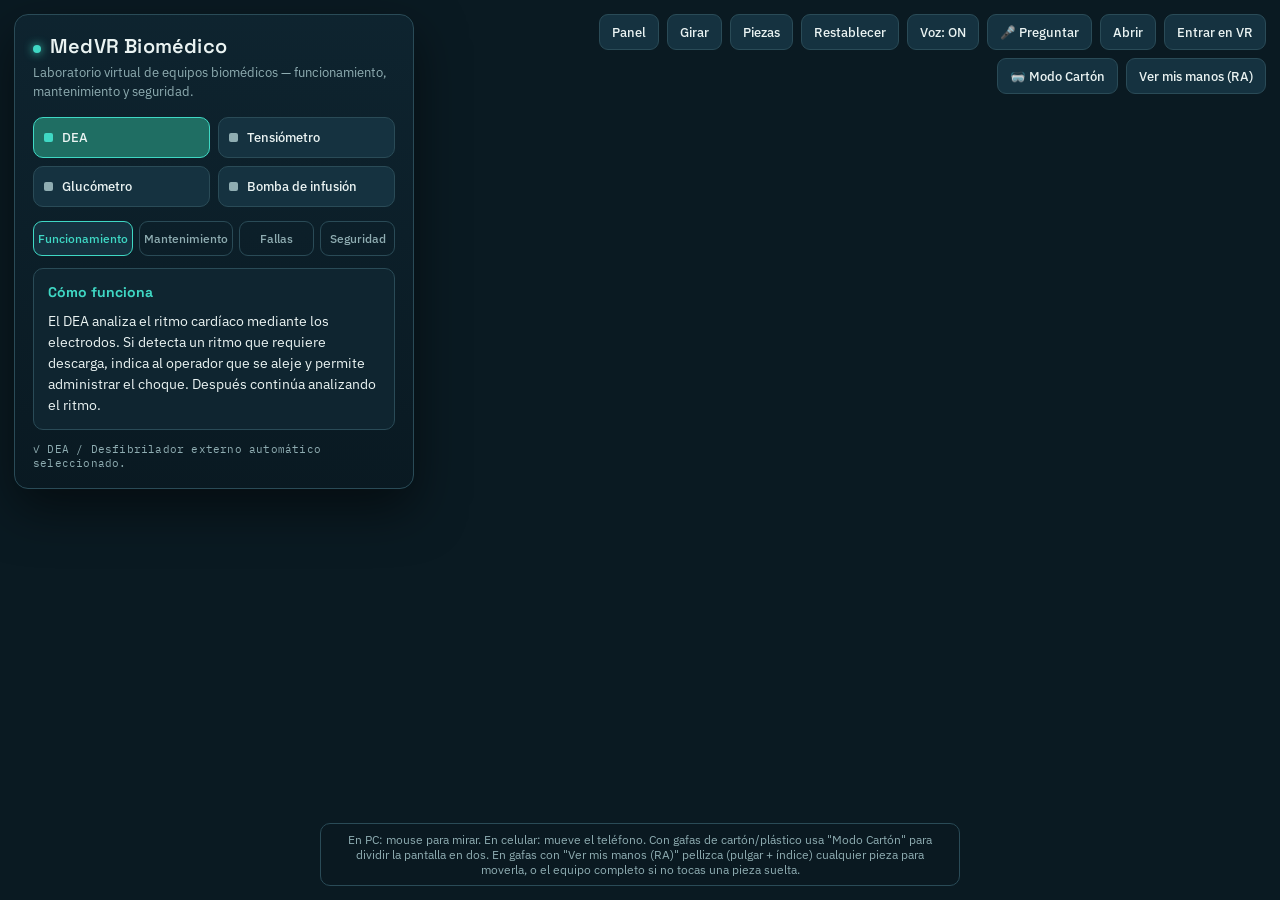
<file: MedVR_V1-Modelos3D_corregido.html>
<!doctype html>
<html lang="es">
<head>
<meta charset="utf-8">
<meta name="viewport" content="width=device-width,initial-scale=1,maximum-scale=1,user-scalable=no">
<title>MedVR Biomédico</title>
<link rel="preconnect" href="https://fonts.googleapis.com">
<link rel="preconnect" href="https://fonts.gstatic.com" crossorigin>
<link href="https://fonts.googleapis.com/css2?family=Space+Grotesk:wght@500;600;700&family=IBM+Plex+Sans:wght@400;500;600&family=IBM+Plex+Mono:wght@500&display=swap" rel="stylesheet">
<script src="https://aframe.io/releases/1.7.0/aframe.min.js"></script>
<style>
/* ============================================================
   TOKENS DE DISEÑO
   Paleta: laboratorio clínico nocturno. Fondo azul-tinta profundo,
   superficie de panel translúcida, acento teal quirúrgico para
   estados activos, acento rojo-alerta solo para lo crítico (DEA).
   Tipografía: Space Grotesk (títulos, técnico/distintivo) +
   IBM Plex Sans (cuerpo, legible en pantallas clínicas) +
   IBM Plex Mono (datos/estado, como un monitor de signos vitales).
   ============================================================ */
:root{
 --bg:#0A1A22;
 --surface:#0F2530;
 --surface-2:#153240;
 --line:#2A4B57;
 --teal:#3FD8C4;
 --teal-dim:#1F6E63;
 --alert:#E1584B;
 --text:#EAF3F2;
 --text-dim:#8FADB2;
 --radius:14px;
}
*{box-sizing:border-box}
html,body{margin:0;width:100%;height:100%;overflow:hidden;background:var(--bg);color:var(--text);font-family:'IBM Plex Sans',sans-serif}
h1,h2,h3{font-family:'Space Grotesk',sans-serif;margin:0}
button{border:0;cursor:pointer;font-family:'IBM Plex Sans',sans-serif}
button:active{transform:scale(.97)}

#panel{
 position:fixed;z-index:30;left:14px;top:14px;
 width:min(400px,calc(100vw - 28px));max-height:calc(100vh - 28px);overflow:auto;
 background:linear-gradient(180deg,rgba(15,37,48,.94),rgba(10,26,34,.94));
 border:1px solid var(--line);border-radius:var(--radius);
 padding:18px;backdrop-filter:blur(14px);
 box-shadow:0 20px 50px rgba(0,0,0,.5);
}
#panel h1{font-size:20px;font-weight:600;letter-spacing:.2px}
#panel h1 .dot{display:inline-block;width:8px;height:8px;border-radius:50%;background:var(--teal);margin-right:9px;box-shadow:0 0 10px var(--teal)}
.tagline{font-size:12.5px;color:var(--text-dim);margin:4px 0 16px;line-height:1.5}

.device-grid{display:grid;grid-template-columns:1fr 1fr;gap:8px}
.device{
 background:var(--surface-2);color:var(--text);border:1px solid var(--line);border-radius:10px;
 padding:11px 10px;font-size:13px;font-weight:500;text-align:left;
 display:flex;align-items:center;gap:9px;transition:border-color .15s,background .15s;
}
.device .ico{width:9px;height:9px;border-radius:2px;background:var(--text-dim);flex-shrink:0}
.device.active{background:var(--teal-dim);border-color:var(--teal)}
.device.active .ico{background:var(--teal)}

.tabs{display:grid;grid-template-columns:repeat(4,1fr);gap:6px;margin-top:14px}
.tab{background:transparent;color:var(--text-dim);border:1px solid var(--line);border-radius:9px;padding:9px 4px;font-size:11.5px;font-weight:500}
.tab.active{background:var(--surface-2);color:var(--teal);border-color:var(--teal)}

.content{margin-top:12px;background:var(--surface);border:1px solid var(--line);border-radius:10px;padding:13px 14px;font-size:13.5px;line-height:1.55}
.content h3{font-size:14px;margin:0 0 8px;color:var(--teal)}
.content p{margin:0}
.content ul{padding-left:18px;margin:0;display:flex;flex-direction:column;gap:6px}

#status{margin-top:12px;font-family:'IBM Plex Mono',monospace;font-size:11px;color:var(--text-dim);letter-spacing:.2px}

#controls{position:fixed;z-index:31;right:14px;top:14px;display:flex;gap:8px;flex-wrap:wrap;justify-content:flex-end;max-width:54vw}
#controls button{background:var(--surface-2);color:var(--text);border:1px solid var(--line);border-radius:9px;padding:9px 12px;font-size:12.5px;font-weight:500}
#voice.on{border-color:var(--teal);color:var(--teal)}
#mic.listening{border-color:var(--alert);color:var(--alert);animation:pulse 1s infinite}
#vrbtn,#arbtn{background:var(--teal);color:#04211C;font-weight:600;border-color:var(--teal)}
#arbtn{background:transparent;color:var(--teal)}
@keyframes pulse{0%,100%{opacity:1}50%{opacity:.45}}
#transcript{position:fixed;z-index:31;left:50%;bottom:70px;transform:translateX(-50%);background:rgba(10,26,34,.92);border:1px solid var(--teal);border-radius:10px;padding:8px 14px;font-size:12px;color:var(--teal);max-width:80vw;text-align:center}

#hint{position:fixed;z-index:20;bottom:14px;left:50%;transform:translateX(-50%);background:rgba(10,26,34,.9);border:1px solid var(--line);border-radius:10px;padding:8px 14px;font-size:11.5px;color:var(--text-dim);text-align:center;max-width:90vw}
.hidden{display:none!important}

/* Modo Cartón: divisor central para alinear el celular dentro de las gafas,
   y un botón de salida duplicado (uno por cada ojo, izquierdo y derecho)
   porque en modo estéreo cada mitad de la pantalla se ve por separado. */
#cardboard-divider{position:fixed;z-index:35;top:0;left:50%;width:1px;height:100%;background:rgba(255,255,255,.18);pointer-events:none;display:none}
#cardboard-exit{position:fixed;z-index:40;top:0;left:0;width:100%;height:100%;pointer-events:none;display:none}
#cardboard-exit button{position:absolute;top:16px;transform:translateX(-50%);pointer-events:auto;background:var(--surface-2);color:var(--text);border:1px solid var(--teal);border-radius:9px;padding:8px 12px;font-size:12px}
#cardboard-exit .btn-l{left:25%}
#cardboard-exit .btn-r{left:75%}
body.cardboard-on #panel,body.cardboard-on #hint,body.cardboard-on #controls{display:none!important}
body.cardboard-on #cardboard-divider,body.cardboard-on #cardboard-exit{display:block}

@media(max-width:640px){
 #panel{left:8px;top:8px;width:calc(100vw - 16px);max-height:56vh;padding:14px}
 #controls{right:8px;top:auto;bottom:9px;max-width:96vw}
 #hint{bottom:52px}
 .tagline{margin-bottom:12px}
}
</style>
</head>
<body>

<div id="ui-overlay">
<div id="panel">
 <h1><span class="dot"></span>MedVR Biomédico</h1>
 <div class="tagline">Laboratorio virtual de equipos biomédicos — funcionamiento, mantenimiento y seguridad.</div>

 <div class="device-grid" id="devices">
  <button class="device" data-k="dea"><span class="ico"></span>DEA</button>
  <button class="device" data-k="tens"><span class="ico"></span>Tensiómetro</button>
  <button class="device" data-k="glu"><span class="ico"></span>Glucómetro</button>
  <button class="device" data-k="bomba"><span class="ico"></span>Bomba de infusión</button>
 </div>

 <div class="tabs">
  <button class="tab active" data-tab="func">Funcionamiento</button>
  <button class="tab" data-tab="mant">Mantenimiento</button>
  <button class="tab" data-tab="fallas">Fallas</button>
  <button class="tab" data-tab="seg">Seguridad</button>
 </div>

 <div id="content" class="content"></div>
 <div id="status">Selecciona un equipo para comenzar.</div>
</div>

<div id="controls">
 <button onclick="togglePanel()">Panel</button>
 <button onclick="rotateModel()">Girar</button>
 <button onclick="explodeModel()">Piezas</button>
 <button onclick="resetModel()">Restablecer</button>
 <button id="voice" onclick="toggleVoice()">Voz: ON</button>
 <button id="mic" onclick="listenOnce()">🎤 Preguntar</button>
 <button id="openbtn" onclick="toggleOpen()">Abrir</button>
 <button id="vrbtn" onclick="enterVR()">Entrar en VR</button>
 <button id="cardboardbtn" onclick="enterCardboard()">🥽 Modo Cartón</button>
 <button id="arbtn" onclick="enterAR()">Ver mis manos (RA)</button>
</div>
<div id="hint">En PC: mouse para mirar. En celular: mueve el teléfono. Con gafas de cartón/plástico usa "Modo Cartón" para dividir la pantalla en dos. En gafas con "Ver mis manos (RA)" pellizca (pulgar + índice) cualquier pieza para moverla, o el equipo completo si no tocas una pieza suelta.</div>
<div id="transcript" class="hidden"></div>
</div>

<div id="cardboard-divider"></div>
<div id="cardboard-exit">
 <button class="btn-l" onclick="exitCardboard()">✕ Salir</button>
 <button class="btn-r" onclick="exitCardboard()">✕ Salir</button>
</div>

<a-scene renderer="colorManagement:true;physicallyCorrectLights:true;antialias:true;highRefreshRate:true" shadow="type:pcfsoft" vr-mode-ui="enabled:true" embedded background="color:#0A1A22" webxr="optionalFeatures: hand-tracking, dom-overlay; overlayElement: #ui-overlay;">
 <a-entity light="type:ambient;intensity:0.55;color:#8FB4C2"></a-entity>
 <a-entity light="type:directional;intensity:2.4;color:#FFF9EE;castShadow:true;shadowCameraLeft:-1;shadowCameraRight:1;shadowCameraTop:1;shadowCameraBottom:-1;shadowCameraNear:0.3;shadowCameraFar:4;shadowMapHeight:1024;shadowMapWidth:1024" position="-1.4 2.4 0.4"></a-entity>
 <a-entity light="type:directional;intensity:0.5;color:#3FD8C4" position="1.2 0.4 -2"></a-entity>
 <a-entity light="type:point;intensity:0.9;color:#3FD8C4;distance:3" position="0 1.6 -0.4"></a-entity>

 <!-- anillo de vitrina bajo el equipo -->
 <a-torus position="0 0.62 -0.95" rotation="90 0 0" radius="0.42" radius-tubular="0.004" color="#3FD8C4" material="emissive:#3FD8C4;emissiveIntensity:0.7;shader:flat"></a-torus>

 <a-entity id="model" position="0 1.3 -0.95" rotation="0 15 0" scale="1.15 1.15 1.15"></a-entity>

 <a-camera position="0 1.6 0"><a-cursor color="#3FD8C4"></a-cursor></a-camera>

 <!-- Manos: sin malla visible (en RA se ve la mano real por passthrough).
      Solo se usan para detectar el gesto de pellizco y su posición. -->
 <a-entity id="handLeft" hand-tracking-controls="hand: left; modelStyle: dots;" visible="false"></a-entity>
 <a-entity id="handRight" hand-tracking-controls="hand: right; modelStyle: dots;" visible="false"></a-entity>

 <a-plane rotation="-90 0 0" width="30" height="30" color="#0D1F27" shadow="receive:true" class="ar-hide"></a-plane>
 <a-sky color="#0A1A22" class="ar-hide"></a-sky>
</a-scene>

<script>
/* ============================================================
   CONTENIDO EDUCATIVO (Funcionamiento / Mantenimiento / Fallas / Seguridad)
   ============================================================ */
const data = {
dea:{
 name:"DEA / Desfibrilador externo automático",
 func:"El DEA analiza el ritmo cardíaco mediante los electrodos. Si detecta un ritmo que requiere descarga, indica al operador que se aleje y permite administrar el choque. Después continúa analizando el ritmo.",
 mant:["Revisar carcasa, pantalla, botones y conectores.","Comprobar estado/carga de la batería según el fabricante.","Revisar cables y electrodos; no usar electrodos dañados o vencidos.","Realizar las pruebas internas y autodiagnóstico indicados por el fabricante."],
 fallas:["No enciende: batería descargada, mal contacto o daño de alimentación.","No reconoce electrodos: cable/conector o electrodos defectuosos.","No carga o no permite descarga: batería, circuito de carga o condición de seguridad.","Avisos repetidos de error: revisar registro de eventos y servicio técnico."],
 seg:["Seguir las indicaciones de voz/pantalla.","No tocar al paciente durante el análisis o la descarga.","Usar electrodos adecuados y colocarlos sobre piel seca según el esquema del equipo.","El mantenimiento interno y las reparaciones eléctricas deben hacerlas personal capacitado."]
},
tens:{
 name:"Tensiómetro digital",
 func:"El brazalete se infla y comprime temporalmente la arteria. Al desinflarse, el sensor detecta las variaciones de presión y el equipo calcula presión sistólica, diastólica y pulso.",
 mant:["Revisar brazalete, tubo y conectores.","Limpiar las superficies externas sin mojar el interior.","Comprobar que no haya fugas en el sistema neumático.","Verificar batería y realizar controles de precisión/calibración según el fabricante."],
 fallas:["Lecturas erráticas: movimiento, mala posición del brazalete o fuga de aire.","No infla: bomba, válvula, tubo o conector.","Se desinfla muy rápido: posible fuga.","No enciende: batería o alimentación."],
 seg:["Colocar el brazalete del tamaño correcto.","Mantener al paciente quieto y con el brazo apoyado.","No apretar excesivamente el tubo ni doblarlo.","No usar un equipo que presente daño físico evidente."]
},
glu:{
 name:"Glucómetro",
 func:"Una gota de sangre entra en la tira reactiva. El glucómetro mide una reacción electroquímica y muestra una estimación de glucosa en sangre.",
 mant:["Mantener limpio el puerto de tiras.","Guardar las tiras cerradas y respetar su fecha de vencimiento.","Revisar batería y pantalla.","Usar controles de calidad cuando estén indicados por el fabricante."],
 fallas:["Error de tira: tira vencida, dañada, mal colocada o muestra insuficiente.","No enciende: batería o contactos.","Resultado inesperado: revisar tira, muestra, almacenamiento y procedimiento.","No reconoce la tira: puerto o tira con problemas."],
 seg:["Usar una tira nueva y compatible con el modelo.","No reutilizar lancetas ni tiras.","Desechar material con sangre en el recipiente correspondiente.","No alterar el resultado ni usarlo como diagnóstico aislado sin contexto."]
},
bomba:{
 name:"Bomba de infusión",
 func:"La bomba controla el paso de una solución mediante un mecanismo que mueve el tubo de manera controlada. El usuario programa parámetros como velocidad y volumen, y el equipo vigila condiciones de alarma.",
 mant:["Revisar carcasa, teclado, pantalla, puerta y mecanismo.","Inspeccionar el tubo y el recorrido por el mecanismo de bombeo.","Limpiar según el protocolo del fabricante.","Realizar pruebas de funcionamiento, alarmas y precisión en los intervalos establecidos."],
 fallas:["Alarma de oclusión: tubo doblado, obstrucción o presión elevada.","Alarma de aire: presencia de aire o sensor con problema.","No entrega el flujo esperado: tubo mal instalado, mecanismo o configuración.","No enciende: batería o alimentación."],
 seg:["Programar y verificar los parámetros antes de iniciar la infusión.","Comprobar el recorrido correcto del tubo.","No ignorar alarmas.","Las pruebas de precisión y reparaciones deben realizarse con procedimientos de mantenimiento biomédico."]
}
};

let currentKey="dea", currentTab="func", voiceOn=true, exploded=false;
let grabbedBy=null, grabbedEl=null, grabOffset={x:0,y:0,z:0};

/* ============================================================
   NARRACIÓN CONVERSACIONAL
   Lo que dice la voz NO es una lectura de las viñetas en pantalla:
   son frases naturales, más cortas, y cada una termina invitando
   al usuario a decidir el siguiente paso (por botón o por voz).
   ============================================================ */
const narration = {
dea:{
 greet:"Este es el desfibrilador externo automático, el DEA. Es el equipo que se usa cuando el corazón deja de latir de forma efectiva.",
 func:"Cuando lo enciendes, te va guiando paso a paso: te pide poner los electrodos y, mientras tanto, analiza el ritmo del corazón. Si hace falta una descarga, te avisa que te alejes antes de aplicarla.",
 mant:"Lo más importante es la batería: si está vencida, el equipo no sirve en una emergencia. Los electrodos también vencen, así que hay que revisarles la fecha.",
 fallas:"Si no enciende, casi siempre es la batería. Si no reconoce los electrodos, revisa el cable o si están vencidos.",
 seg:"Nunca toques al paciente mientras el equipo está analizando o dando la descarga.",
 next:{func:"mant",mant:"fallas",fallas:"seg",seg:null}
},
tens:{
 greet:"Este es el tensiómetro digital, para medir la presión arterial.",
 func:"El brazalete se infla y aprieta la arteria por un momento. Cuando se desinfla, el sensor lee esos cambios de presión y calcula la sistólica, la diastólica y el pulso.",
 mant:"Cuida sobre todo el brazalete y el tubo: que no tengan fugas de aire. Y de vez en cuando conviene comprobar que la medida siga siendo precisa.",
 fallas:"Si las lecturas salen raras, casi siempre es porque el paciente se movió o el brazalete quedó mal puesto.",
 seg:"Usa siempre el tamaño de brazalete correcto y deja al paciente quieto con el brazo apoyado.",
 next:{func:"mant",mant:"fallas",fallas:"seg",seg:null}
},
glu:{
 greet:"Este es el glucómetro, para medir la glucosa en sangre.",
 func:"Una gota de sangre entra en la tira reactiva, y el equipo mide una reacción química para estimar cuánta glucosa hay.",
 mant:"Guarda las tiras cerradas y revisa que no estén vencidas; eso es lo que más afecta el resultado.",
 fallas:"Si marca error de tira, revisa que no esté vencida, dañada o mal puesta.",
 seg:"Nunca reutilices lancetas ni tiras, y desecha todo lo que tuvo contacto con sangre en el lugar correcto.",
 next:{func:"mant",mant:"fallas",fallas:"seg",seg:null}
},
bomba:{
 greet:"Esta es la bomba de infusión, controla el paso de líquidos hacia el paciente.",
 func:"Tú programas la velocidad y el volumen, y la bomba mueve el tubo de forma controlada mientras vigila que no haya problemas.",
 mant:"Revisa el tubo y el mecanismo por donde pasa; ahí es donde más se desgasta con el uso.",
 fallas:"Una alarma de oclusión casi siempre es un tubo doblado o algo obstruyendo el paso.",
 seg:"Nunca ignores una alarma, y siempre verifica los parámetros antes de iniciar la infusión.",
 next:{func:"mant",mant:"fallas",fallas:"seg",seg:null}
}
};
const tabQuestion = {
 func:"¿te cuento cómo mantenerlo?",
 mant:"¿quieres saber qué fallas puede tener?",
 fallas:"¿repasamos la seguridad?",
 seg:"¿quieres ver otro equipo?"
};

/* ============================================================
   MODELOS 3D PROCEDURALES
   Cada dispositivo se construye con primitivas de A-Frame
   (sin depender de archivos .glb externos). Cada pieza se marca
   con data-base para poder "explotarla" y luego restablecerla.
   ============================================================ */
function addPart(parent, tag, attrs, grabbable){
 const el = document.createElement(tag);
 for(const k in attrs) el.setAttribute(k, attrs[k]);
 if(tag!=="a-text") el.setAttribute("shadow","cast:true;receive:true");
 if(grabbable) el.classList.add("grabbable");
 parent.appendChild(el);
 return el;
}

// "Bumper" de dos tonos + esferas en las esquinas: rompe la silueta de
// caja perfecta y da sensación de plástico moldeado con borde de goma.
function caseBox(parent, {w,h,d,x=0,y=0,z=0,color,trim,rough=0.55}){
 const outer = addPart(parent,"a-box",{position:`${x} ${y} ${z}`,width:w+0.025,height:h+0.02,depth:d+0.025,color:trim,roughness:0.9,metalness:0.05});
 const inner = addPart(parent,"a-box",{position:`${x} ${y} ${z+0.006}`,width:w,height:h,depth:d,color:color,roughness:rough,metalness:0.08});
 const r=0.018;
 [[-1,-1],[1,-1],[-1,1],[1,1]].forEach(([sx,sy])=>{
  addPart(parent,"a-sphere",{position:`${x+sx*w/2} ${y+sy*h/2} ${z+d/2}`,radius:r,color:trim,roughness:0.9});
 });
 return {outer,inner,frontZ:z+d/2};
}
// Pantalla con bisel real (marco al ras + panel oscuro hundido): da
// profundidad de verdad en vez de una calcomanía plana sobre la caja.
function screenPanel(parent,{x=0,y,frontZ,w,h,caseColor,label,sub}){
 addPart(parent,"a-box",{position:`${x} ${y} ${frontZ-0.003}`,width:w+0.024,height:h+0.024,depth:0.01,color:caseColor,roughness:0.5});
 addPart(parent,"a-box",{position:`${x} ${y} ${frontZ-0.014}`,width:w,height:h,depth:0.01,color:"#0A1A20",roughness:0.25,metalness:0.15});
 if(label) addPart(parent,"a-text",{position:`${x} ${y+h*0.16} ${frontZ-0.007}`,value:label,align:"center",color:"#3FD8C4",width:w*3.4});
 if(sub) addPart(parent,"a-text",{position:`${x} ${y-h*0.2} ${frontZ-0.007}`,value:sub,align:"center",color:"#7FA0A6",width:w*2.4});
 return frontZ-0.007;
}
function screwRow(parent,y,z,w,color){
 [-1,1].forEach(s=>addPart(parent,"a-cylinder",{position:`${s*w/2} ${y} ${z}`,radius:"0.008",height:"0.006",rotation:"90 0 0",color:color||"#3A3A38",metalness:0.6,roughness:0.4}));
}

const openHooks = {};

function buildDEA(root){
 const body = addPart(root,"a-entity",{position:"0 0 0"},true);
 const cb = caseBox(body,{w:0.62,h:0.44,d:0.5,color:"#F7CB3C",trim:"#C98F14"});
 screenPanel(body,{y:0.09,frontZ:cb.frontZ,w:0.4,h:0.19,caseColor:"#C98F14",label:"",sub:""});
 addPart(body,"a-text",{position:"-0.16 0.14 "+(cb.frontZ-0.007),value:"DEA",align:"left",color:"#3FD8C4",width:"1.6"});
 // línea de ECG que barre la pantalla, como si estuviera analizando en vivo
 const ecg = addPart(body,"a-entity",{position:`0 0.075 ${cb.frontZ-0.006}`});
 addPart(ecg,"a-plane",{position:"0 0 0",width:"0.34",height:"0.006",color:"#123840"});
 const blip = addPart(ecg,"a-plane",{position:"-0.17 0 0.001",width:"0.03",height:"0.05",color:"#37E27A",material:"shader:flat"});
 blip.setAttribute("animation__scan","property:position;from:-0.17 0 0.001;to:0.17 0 0.001;dur:1800;loop:true;easing:linear");
 addPart(body,"a-text",{position:"0 0.035 "+(cb.frontZ-0.006),value:"ANALIZANDO RITMO...",align:"center",color:"#8FADB2",width:"0.85"});
 const led = addPart(body,"a-sphere",{position:"0.17 0.185 "+(cb.frontZ-0.002),radius:"0.012",color:"#37E27A",emissive:"#37E27A","emissive-intensity":"0.9"});
 led.setAttribute("animation__pulse","property:material.emissiveIntensity;dir:alternate;dur:900;loop:true;to:0.2");
 // rejilla de altavoz
 for(let i=-2;i<=2;i++) addPart(body,"a-cylinder",{position:`${i*0.02} 0.19 ${cb.frontZ-0.002}`,radius:"0.006",height:"0.005",rotation:"90 0 0",color:"#8A6410"});
 // asa superior
 addPart(body,"a-torus",{position:"0 0.25 0",rotation:"90 0 0",radius:"0.16","radius-tubular":"0.013",color:"#2A2A28",roughness:0.7});
 // botón de descarga con bisel
 addPart(body,"a-cylinder",{position:"0.2 -0.06 "+(cb.frontZ),radius:"0.052",height:"0.012",color:"#8A6410"});
 addPart(body,"a-cylinder",{position:"0.2 -0.06 "+(cb.frontZ+0.008),radius:"0.042",height:"0.014",color:"#E1584B",roughness:0.5});
 addPart(body,"a-text",{position:"0.2 -0.06 "+(cb.frontZ+0.016),rotation:"0 0 0",value:"⚡",align:"center",color:"#2A0B08",width:"0.5"});
 screwRow(body,-0.19,cb.frontZ,0.55);
 // placa
 addPart(body,"a-text",{position:"0 -0.19 "+(cb.frontZ-0.001),value:"MedVR · Uso educativo",align:"center",color:"#5A4413",width:"0.7"});

 // --- compartimiento de electrodos (puerta con bisagra) ---
 const hinge = addPart(root,"a-entity",{position:"0 -0.22 0.24"},false);
 hinge.classList.add("hinge");
 hinge.dataset.closedRot="0 0 0"; hinge.dataset.openRot="-115 0 0";
 addPart(hinge,"a-box",{position:"0 -0.045 0.02",width:"0.5",height:"0.09",depth:"0.02",color:"#D9A61A",roughness:0.6});
 addPart(hinge,"a-text",{position:"0 -0.045 0.031",value:"ELECTRODOS",align:"center",color:"#5A4413",width:"0.55"});

 // parches (agarrables por separado, ocultos hasta abrir la puerta)
 [-0.14,0.14].forEach(sx=>{
  const pad = addPart(root,"a-entity",{position:`${sx} -0.18 0.1`,visible:"false"},true);
  pad.classList.add("aed-pad");
  addPart(pad,"a-box",{width:"0.16",height:"0.2",depth:"0.012",color:"#EDE7D8",roughness:0.75});
  addPart(pad,"a-circle",{position:"0 0 0.007",radius:"0.045",color:"#C7BFA6"});
  addPart(pad,"a-circle",{position:"0 0 0.008",radius:"0.018",color:"#3FD8C4"});
 });
 openHooks.dea = (isOpen)=>{ document.querySelectorAll("#model .aed-pad").forEach(p=>p.setAttribute("visible",isOpen)); };
}

function buildTens(root){
 const body = addPart(root,"a-entity",{position:"0.3 0 0"},true);
 const cb = caseBox(body,{w:0.32,h:0.38,d:0.13,color:"#EFF2F2",trim:"#C7CFCF",rough:0.4});
 screenPanel(body,{y:0.1,frontZ:cb.frontZ,w:0.22,h:0.13,caseColor:"#C7CFCF"});
 addPart(body,"a-text",{position:"0 0.135 "+(cb.frontZ-0.007),value:"120/80",align:"center",color:"#3FD8C4",width:"1.0"});
 const pulseTxt = addPart(body,"a-text",{position:"0 0.075 "+(cb.frontZ-0.007),value:"PUL 72",align:"center",color:"#8FADB2",width:"0.6"});
 pulseTxt.setAttribute("animation__blink","property:material.opacity;dir:alternate;dur:700;loop:true;to:0.35");
 addPart(body,"a-cylinder",{position:"-0.08 -0.13 "+cb.frontZ,radius:"0.026",height:"0.012",color:"#3FD8C4"});
 addPart(body,"a-cylinder",{position:"0.08 -0.13 "+cb.frontZ,radius:"0.026",height:"0.012",color:"#E1584B"});
 screwRow(body,-0.17,cb.frontZ-0.005,0.28);

 // puerta de baterías en la parte trasera
 const hinge = addPart(root,"a-entity",{position:"0.3 0.02 -0.066"});
 hinge.classList.add("hinge"); hinge.dataset.closedRot="0 0 0"; hinge.dataset.openRot="0 95 0";
 addPart(hinge,"a-box",{position:"0.06 0 0",width:"0.12",height:"0.2",depth:"0.01",color:"#D7DBDB"});
 addPart(hinge,"a-cylinder",{position:"0.06 0.05 -0.012",radius:"0.011",height:"0.09",rotation:"90 0 0",color:"#2A2A28"});
 addPart(hinge,"a-cylinder",{position:"0.06 -0.05 -0.012",radius:"0.011",height:"0.09",rotation:"90 0 0",color:"#2A2A28"});

 // brazalete (agarrable, se puede separar): "respira" — se infla y desinfla en bucle
 const cuff = addPart(root,"a-entity",{position:"-0.28 0 0",rotation:"0 90 0"},true);
 cuff.classList.add("grabbable");
 addPart(cuff,"a-torus",{radius:"0.2","radius-tubular":"0.072",color:"#3B6EA8",roughness:0.85});
 addPart(cuff,"a-torus",{position:"0 0 0.02",radius:"0.2","radius-tubular":"0.02",color:"#2C5680",roughness:0.9});
 addPart(cuff,"a-torus",{rotation:"0 90 0",radius:"0.16","radius-tubular":"0.008",color:"#B7C4C4",metalness:0.7,roughness:0.3});
 cuff.setAttribute("animation__breathe","property:scale;dir:alternate;dur:1600;loop:true;to:1.07 1.07 1.07;easing:easeInOutSine");
 addPart(root,"a-cylinder",{position:"0.02 0 0",rotation:"0 0 90",radius:"0.011",height:"0.24",color:"#7A7A7A"});
 openHooks.tens = ()=>{};
}

function buildGlu(root){
 const body = addPart(root,"a-entity",{position:"0 0 0"},true);
 const cb = caseBox(body,{w:0.15,h:0.3,d:0.04,color:"#2C6E8A",trim:"#1D4E64",rough:0.4});
 screenPanel(body,{y:0.08,frontZ:cb.frontZ,w:0.1,h:0.12,caseColor:"#1D4E64"});
 addPart(body,"a-text",{position:"0 0.11 "+(cb.frontZ-0.007),value:"98",align:"center",color:"#3FD8C4",width:"1.3"});
 addPart(body,"a-text",{position:"0 0.045 "+(cb.frontZ-0.007),value:"mg/dL",align:"center",color:"#8FADB2",width:"0.7"});
 const led = addPart(body,"a-sphere",{position:"0.05 0.16 "+(cb.frontZ-0.004),radius:"0.008",color:"#37E27A",emissive:"#37E27A","emissive-intensity":"0.8"});
 led.setAttribute("animation__pulse","property:material.emissiveIntensity;dir:alternate;dur:1100;loop:true;to:0.15");
 addPart(body,"a-cylinder",{position:"0 -0.11 "+cb.frontZ,radius:"0.018",height:"0.01",color:"#3FD8C4"});
 screwRow(body,-0.14,cb.frontZ-0.005,0.1);

 // tira reactiva: se "expulsa" del puerto al abrir, y es agarrable
 addPart(body,"a-box",{position:"0 -0.155 0.015",width:"0.045",height:"0.018",depth:"0.02",color:"#0D1F27"});
 const strip = addPart(root,"a-entity",{position:"0 -0.16 0.02"},true);
 strip.classList.add("hinge","grabbable");
 strip.dataset.closedPos="0 -0.16 0.02"; strip.dataset.openPos="0 -0.33 0.02";
 addPart(strip,"a-box",{width:"0.02",height:"0.16",depth:"0.008",color:"#EDEFEF",roughness:0.35});
 addPart(strip,"a-box",{position:"0 0.055 0.001",width:"0.014",height:"0.03",depth:"0.006",color:"#C7A93F"});

 // lanceta al lado (agarrable)
 const lancet = addPart(root,"a-entity",{position:"-0.22 -0.05 0",rotation:"0 0 90"},true);
 addPart(lancet,"a-cylinder",{radius:"0.02",height:"0.14",color:"#EDEFEF",roughness:0.35});
 addPart(lancet,"a-cylinder",{position:"0 0.08 0",radius:"0.014",height:"0.02",color:"#E1584B"});
 openHooks.glu = (isOpen)=>{
  strip.setAttribute("animation__eject",{property:"position",to:isOpen?strip.dataset.openPos:strip.dataset.closedPos,dur:450,easing:"easeOutQuad"});
 };
}

function buildBomba(root){
 const body = addPart(root,"a-entity",{position:"0 0 0"},true);
 const cb = caseBox(body,{w:0.48,h:0.55,d:0.16,color:"#EFF2F2",trim:"#C7CFCF",rough:0.45});
 screenPanel(body,{y:0.17,frontZ:cb.frontZ,w:0.34,h:0.15,caseColor:"#C7CFCF"});
 addPart(body,"a-text",{position:"0 0.2 "+(cb.frontZ-0.007),value:"25.0 mL/h",align:"center",color:"#3FD8C4",width:"0.9"});
 addPart(body,"a-text",{position:"0 0.14 "+(cb.frontZ-0.007),value:"VOL 120 mL",align:"center",color:"#8FADB2",width:"0.6"});
 const runLed = addPart(body,"a-sphere",{position:"0.15 0.24 "+(cb.frontZ-0.003),radius:"0.009",color:"#37E27A",emissive:"#37E27A","emissive-intensity":"0.8"});
 runLed.setAttribute("animation__pulse","property:material.emissiveIntensity;dir:alternate;dur:800;loop:true;to:0.15");
 [-0.1,0,0.1].forEach((sx,i)=>{
  addPart(body,"a-cylinder",{position:`${sx} -0.16 ${cb.frontZ}`,radius:"0.024",height:"0.012",color:i===1?"#3FD8C4":"#B9C3C3"});
 });
 screwRow(body,-0.26,cb.frontZ-0.005,0.42);

 // puerta frontal con bisagra vertical -> revela el mecanismo de rodillos
 const hinge = addPart(root,"a-entity",{position:"-0.17 0 0.086"});
 hinge.classList.add("hinge"); hinge.dataset.closedRot="0 0 0"; hinge.dataset.openRot="0 -110 0";
 const door = addPart(hinge,"a-box",{position:"0.17 -0.02 0",width:"0.34",height:"0.34",depth:"0.02",color:"#DDE3E3",roughness:0.5},true);
 addPart(door,"a-cylinder",{position:"0.15 0 0.011",radius:"0.012",height:"0.03",rotation:"90 0 0",color:"#8FADB2"});
 // rodillos del mecanismo: giran de verdad (marca visible para que se note el giro)
 for(let i=0;i<3;i++){
  const roller = addPart(root,"a-entity",{position:`${-0.17+0.02+i*0.06} -0.02 0.02`});
  addPart(roller,"a-cylinder",{radius:"0.02",height:"0.3",color:"#9AA7A7",metalness:0.6,roughness:0.3});
  addPart(roller,"a-box",{position:"0 0 0.019",width:"0.006",height:"0.28",depth:"0.004",color:"#5B6666"});
  roller.setAttribute("animation__spin",`property:rotation;from:0 0 0;to:0 ${360} 0;dur:${1400+i*150};loop:true;easing:linear`);
 }

 // cámara de goteo + tubo IV (la cámara es agarrable) con gota que cae en bucle
 addPart(root,"a-cylinder",{position:"0 0.55 0.05",rotation:"0 0 0",radius:"0.013",height:"0.22",color:"#CFE0E4"});
 const chamber = addPart(root,"a-entity",{position:"0 0.42 0.05"},true);
 addPart(chamber,"a-cylinder",{radius:"0.042",height:"0.13",color:"#EAF3F2",opacity:"0.55",transparent:"true",roughness:0.15});
 addPart(chamber,"a-cylinder",{position:"0 -0.03 0",radius:"0.02",height:"0.05",color:"#3B6EA8",opacity:"0.6",transparent:"true"});
 const drop = addPart(root,"a-sphere",{position:"0 0.47 0.05",radius:"0.009",color:"#8FD4E8",opacity:"0.8",transparent:"true",material:"shader:flat"});
 drop.setAttribute("animation__drip","property:position;from:0 0.47 0.05;to:0 0.37 0.05;dur:900;loop:true;easing:easeInQuad");
 addPart(root,"a-cylinder",{position:"0 -0.42 0.16",rotation:"0 0 20",radius:"0.011",height:"0.4",color:"#CFE0E4"});
 // base con soporte de poste
 addPart(root,"a-box",{position:"0 -0.32 -0.16",width:"0.09",height:"0.35",depth:"0.09",color:"#2A2A28",roughness:0.6});

 openHooks.bomba = ()=>{};
}

const builders = {dea:buildDEA, tens:buildTens, glu:buildGlu, bomba:buildBomba};
let isOpen=false;

function toggleOpen(){
 isOpen=!isOpen;
 const hinges = document.querySelectorAll("#model .hinge");
 if(hinges.length===0){ document.querySelector("#status").textContent="Este equipo no tiene una parte para abrir aquí."; return; }
 hinges.forEach(h=>{
  if(h.dataset.openRot){
   h.setAttribute("animation__hinge",{property:"rotation",to:isOpen?h.dataset.openRot:h.dataset.closedRot,dur:600,easing:"easeInOutQuad"});
  }
 });
 if(openHooks[currentKey]) openHooks[currentKey](isOpen);
 document.querySelector("#openbtn").textContent = isOpen ? "Cerrar" : "Abrir";
 document.querySelector("#status").textContent = isOpen ? "✓ Compartimento abierto — puedes tomar las piezas." : "✓ Compartimento cerrado.";
}

// Captura profunda de posición/rotación base de TODO lo que hay dentro
// del modelo (no solo los hijos directos), para poder restablecer.
function captureBase(model){
 model.querySelectorAll("*").forEach(el=>{
  if(el.hasAttribute("position")) el.dataset.baseAttr = JSON.stringify(el.getAttribute("position"));
  if(el.classList.contains("hinge") && el.dataset.closedRot) el.dataset.baseRot = el.dataset.closedRot;
 });
}

function renderInfo(){
 const d=data[currentKey];
 let title="",body="";
 if(currentTab==="func"){title="Cómo funciona";body="<p>"+d.func+"</p>";}
 if(currentTab==="mant"){title="Mantenimiento básico";body="<ul>"+d.mant.map(x=>"<li>"+x+"</li>").join("")+"</ul>";}
 if(currentTab==="fallas"){title="Principales fallas y diagnóstico inicial";body="<ul>"+d.fallas.map(x=>"<li>"+x+"</li>").join("")+"</ul>";}
 if(currentTab==="seg"){title="Seguridad";body="<ul>"+d.seg.map(x=>"<li>"+x+"</li>").join("")+"</ul>";}
 document.querySelector("#content").innerHTML="<h3>"+title+"</h3>"+body;
}

function speakText(text, onEnd){
 if(!voiceOn || !("speechSynthesis" in window)){ if(onEnd) onEnd(); return; }
 speechSynthesis.cancel();
 const u=new SpeechSynthesisUtterance(text);u.lang="es-CO";u.rate=.97;u.pitch=1.03;
 if(onEnd) u.onend=onEnd;
 speechSynthesis.speak(u);
}

// Habla la narración de la pestaña actual y, al terminar, hace una
// pregunta corta que invita a seguir la conversación (por botón o voz).
function speakTab(greetFirst){
 if(!voiceOn) return;
 const n=narration[currentKey];
 const line = (greetFirst ? n.greet+" " : "") + n[currentTab];
 const nextTab = n.next[currentTab];
 const question = nextTab ? " "+tabQuestion[currentTab] : " ¿pasamos a otro equipo?";
 speakText(line+question);
}

function loadDevice(k){
 currentKey=k; currentTab="func"; exploded=false; isOpen=false;
 const model=document.querySelector("#model");
 while(model.firstChild) model.removeChild(model.firstChild);
 model.setAttribute("position","0 1.3 -0.95");
 model.setAttribute("rotation","0 15 0");
 model.setAttribute("scale","1.15 1.15 1.15");
 builders[k](model);
 setTimeout(()=>captureBase(model),0);
 document.querySelector("#openbtn").textContent="Abrir";
 document.querySelectorAll(".device").forEach(b=>b.classList.toggle("active",b.dataset.k===k));
 document.querySelectorAll(".tab").forEach(b=>b.classList.toggle("active",b.dataset.tab==="func"));
 document.querySelector("#status").textContent="✓ "+data[k].name+" seleccionado.";
 renderInfo(); if(voiceOn) setTimeout(()=>speakTab(true),350);
}

function goToTab(tab){
 currentTab=tab;
 document.querySelectorAll(".tab").forEach(x=>x.classList.toggle("active",x.dataset.tab===tab));
 renderInfo();
 speakTab(false);
}

function toggleVoice(){
 voiceOn=!voiceOn;
 const b=document.querySelector("#voice");b.textContent=voiceOn?"Voz: ON":"Voz: OFF";b.classList.toggle("on",voiceOn);
 if(!voiceOn && "speechSynthesis" in window) speechSynthesis.cancel();
 else speakTab(false);
}
function togglePanel(){document.querySelector("#panel").classList.toggle("hidden")}
function rotateModel(){const m=document.querySelector("#model"),r=m.getAttribute("rotation")||{x:0,y:20,z:0};m.setAttribute("rotation",{x:r.x,y:r.y+45,z:r.z})}

function resetModel(){
 const m=document.querySelector("#model");exploded=false;isOpen=false;
 m.setAttribute("position","0 1.3 -0.95");m.setAttribute("rotation","0 15 0");m.setAttribute("scale","1.15 1.15 1.15");
 m.querySelectorAll("*").forEach(child=>{
  if(child.dataset.baseAttr) child.setAttribute("position", JSON.parse(child.dataset.baseAttr));
  if(child.classList.contains("hinge") && child.dataset.closedRot) child.setAttribute("rotation", child.dataset.closedRot);
 });
 if(openHooks[currentKey]) openHooks[currentKey](false);
 document.querySelector("#openbtn").textContent="Abrir";
 document.querySelector("#status").textContent="✓ Vista restablecida.";
}

function explodeModel(){
 const m=document.querySelector("#model");
 exploded=!exploded;
 m.querySelectorAll("*").forEach(child=>{
  if(!child.dataset.baseAttr) return;
  const base = JSON.parse(child.dataset.baseAttr);
  if(!exploded){ child.setAttribute("position", base); return; }
  let dir = {x:base.x||0,y:base.y||0,z:base.z||0};
  const len = Math.sqrt(dir.x*dir.x+dir.y*dir.y+dir.z*dir.z) || 1;
  dir = {x:dir.x/len, y:dir.y/len, z:dir.z/len};
  if(len < 0.05){ dir = {x:(Math.random()-0.5), y:(Math.random()-0.5), z:(Math.random()-0.5)}; }
  child.setAttribute("position", {
   x:(base.x||0)+dir.x*0.22,
   y:(base.y||0)+dir.y*0.22,
   z:(base.z||0)+dir.z*0.22
  });
 });
 document.querySelector("#status").textContent = exploded ? "Piezas separadas para observarlas." : "✓ Piezas reunidas.";
}

/* ============================================================
   PERMISO DE GIROSCOPIO (iOS 13+)
   Safari en iPhone exige pedir permiso explícito para leer el
   giroscopio/acelerómetro, y solo lo concede si se pide dentro
   de un toque directo del usuario (por eso se llama aquí mismo,
   dentro de los botones, y no automáticamente al cargar la página).
   IMPORTANTE: esto solo funciona si la página se abre por https://
   El giroscopio NO funciona si el archivo se abre directo desde
   el celular (file://) — hay que subirlo a un hosting con https.
   ============================================================ */
function requestMotionPermission(){
 const DOE = window.DeviceOrientationEvent, DME = window.DeviceMotionEvent;
 const needsPermission = DOE && typeof DOE.requestPermission === "function";
 if(!needsPermission) return Promise.resolve(true);
 return DOE.requestPermission().then(state=>{
  if(DME && typeof DME.requestPermission === "function") DME.requestPermission().catch(()=>{});
  return state === "granted";
 }).catch(()=>false);
}

function enterVR(){
 requestMotionPermission().then(ok=>{
  const s=document.querySelector("a-scene");
  if(!ok) document.querySelector("#status").textContent="⚠ Sin permiso de giroscopio, el movimiento del celular no va a orientar la vista.";
  if(s&&s.enterVR)s.enterVR();else document.querySelector("#status").textContent="Este navegador no ofrece VR inmersiva.";
 });
}

function enterAR(){
 const s=document.querySelector("a-scene");
 if(s && s.enterAR){
  s.enterAR().catch(()=>{document.querySelector("#status").textContent="Este dispositivo no ofrece realidad mixta (RA). Prueba con unas Quest 3 o similares.";});
 } else {
  document.querySelector("#status").textContent="Este navegador no ofrece RA con passthrough.";
 }
}

/* ============================================================
   MODO CARTÓN (gafas de plástico/cartón + celular)
   La mayoría de estas gafas NO tienen WebXR nativo, así que
   "Entrar en VR" no las detecta y no divide la pantalla. Esta
   función simula el efecto estéreo a mano: intercepta la función
   de dibujado del renderer y, en vez de dibujar una sola vez,
   dibuja la escena dos veces (ojo izquierdo y ojo derecho) cada
   una en su mitad de la pantalla, con un pequeño desplazamiento
   horizontal entre ellas (igual que hacen los visores reales).
   El giro de la cabeza lo sigue dando el giroscopio, a través del
   look-controls normal de A-Frame — aquí solo dividimos la imagen.
   ============================================================ */
let cardboardMode = false;
let stereoInstalled = false;

function installStereoRenderer(){
 if(stereoInstalled) return;
 const sceneEl = document.querySelector("a-scene");
 const renderer = sceneEl.renderer;
 if(!renderer) return;
 stereoInstalled = true;
 const originalRender = renderer.render.bind(renderer);
 const EYE_SEP = 0.032; // separación por ojo (mitad del promedio interpupilar humano)
 renderer.render = function(scene, camera){
  if(!cardboardMode || !camera.isPerspectiveCamera){ originalRender(scene, camera); return; }
  const w = renderer.domElement.clientWidth, h = renderer.domElement.clientHeight;
  const halfW = w/2;
  const prevAspect = camera.aspect;
  camera.aspect = halfW/h;
  camera.updateProjectionMatrix();
  const localX = new AFRAME.THREE.Vector3(1,0,0).applyQuaternion(camera.quaternion);
  renderer.setScissorTest(true);
  // ojo izquierdo
  camera.position.addScaledVector(localX, -EYE_SEP);
  camera.updateMatrixWorld(true);
  renderer.setViewport(0,0,halfW,h); renderer.setScissor(0,0,halfW,h);
  originalRender(scene, camera);
  // ojo derecho
  camera.position.addScaledVector(localX, EYE_SEP*2);
  camera.updateMatrixWorld(true);
  renderer.setViewport(halfW,0,halfW,h); renderer.setScissor(halfW,0,halfW,h);
  originalRender(scene, camera);
  // restablecer cámara y viewport a estado normal
  camera.position.addScaledVector(localX, -EYE_SEP);
  camera.updateMatrixWorld(true);
  renderer.setScissorTest(false);
  renderer.setViewport(0,0,w,h);
  camera.aspect = prevAspect;
  camera.updateProjectionMatrix();
 };
}

function enterCardboard(){
 requestMotionPermission().then(ok=>{
  installStereoRenderer();
  cardboardMode = true;
  document.body.classList.add("cardboard-on");
  const el = document.documentElement;
  if(el.requestFullscreen) el.requestFullscreen().catch(()=>{});
  if(screen.orientation && screen.orientation.lock) screen.orientation.lock("landscape").catch(()=>{});
  document.querySelector("#status").textContent = ok
   ? "✓ Modo Cartón activo — coloca el celular en las gafas."
   : "Modo Cartón activo, pero sin permiso de giroscopio no vas a poder mirar alrededor moviendo la cabeza.";
 });
}

function exitCardboard(){
 cardboardMode = false;
 document.body.classList.remove("cardboard-on");
 if(document.exitFullscreen) document.exitFullscreen().catch(()=>{});
 if(screen.orientation && screen.orientation.unlock) screen.orientation.unlock();
 document.querySelector("#status").textContent = "✓ Modo Cartón desactivado.";
}

// Oculta el piso y el cielo mientras estamos en RA para no tapar la cámara real.
const scene = document.querySelector("a-scene");
scene.addEventListener("enter-vr", ()=>{
 const isAR = scene.is("ar-mode");
 document.querySelectorAll(".ar-hide").forEach(el=>el.setAttribute("visible", !isAR));
});
scene.addEventListener("exit-vr", ()=>{
 document.querySelectorAll(".ar-hide").forEach(el=>el.setAttribute("visible", true));
});

document.querySelectorAll(".device").forEach(b=>b.onclick=()=>loadDevice(b.dataset.k));
document.querySelectorAll(".tab").forEach(b=>b.onclick=()=>goToTab(b.dataset.tab));

/* ============================================================
   AGARRAR CON LAS MANOS (pellizco pulgar + índice)
   No se dibuja ninguna mano virtual: en RA el usuario ve su propia
   mano por la cámara. Solo usamos hand-tracking-controls para saber
   dónde está el pellizco y mover el equipo con él.
   ============================================================ */
function setupHand(handEl){
 handEl.addEventListener("pinchstarted", (evt)=>{
  if(grabbedBy) return;
  const pinchPos = evt.detail.position;
  const model = document.querySelector("#model");
  let best=null, bestDist=0.22;
  document.querySelectorAll("#model .grabbable").forEach(el=>{
   const wp = el.object3D.getWorldPosition(new AFRAME.THREE.Vector3());
   const d = wp.distanceTo(pinchPos);
   if(d < bestDist){ best = el; bestDist = d; }
  });
  if(!best){
   const wp = model.object3D.getWorldPosition(new AFRAME.THREE.Vector3());
   const d = wp.distanceTo(pinchPos);
   if(d < 0.5) best = model;
  }
  if(!best) return;
  grabbedBy = handEl;
  grabbedEl = best;
  const wp = best.object3D.getWorldPosition(new AFRAME.THREE.Vector3());
  grabOffset = {x:wp.x-pinchPos.x, y:wp.y-pinchPos.y, z:wp.z-pinchPos.z};
  document.querySelector("#status").textContent = best===model ? "✋ Sujetando el equipo completo — muévelo con la mano." : "✋ Sujetando una pieza — muévela con la mano.";
 });
 handEl.addEventListener("pinchmoved", (evt)=>{
  if(grabbedBy !== handEl || !grabbedEl) return;
  const p = evt.detail.position;
  const desiredWorld = new AFRAME.THREE.Vector3(p.x+grabOffset.x, p.y+grabOffset.y, p.z+grabOffset.z);
  const parent = grabbedEl.object3D.parent;
  const local = parent ? parent.worldToLocal(desiredWorld.clone()) : desiredWorld;
  grabbedEl.object3D.position.copy(local);
 });
 handEl.addEventListener("pinchended", ()=>{
  if(grabbedBy === handEl){
   grabbedBy = null; grabbedEl = null;
   document.querySelector("#status").textContent = "✓ Pieza soltada.";
  }
 });
}
setupHand(document.querySelector("#handLeft"));
setupHand(document.querySelector("#handRight"));

/* ============================================================
   ASISTENTE POR VOZ (reconocimiento de habla)
   Botón "🎤 Preguntar": escucha una frase corta y decide qué hacer
   según palabras clave (equipo o pestaña que el usuario nombró).
   ============================================================ */
const SpeechRec = window.SpeechRecognition || window.webkitSpeechRecognition;
const micBtn = document.querySelector("#mic");
const transcriptEl = document.querySelector("#transcript");
if(!SpeechRec){ micBtn.disabled = true; micBtn.title = "Este navegador no permite reconocimiento de voz."; }

const deviceWords = {dea:["dea","desfibrilador"],tens:["tensiómetro","tension","presión"],glu:["glucómetro","glucosa"],bomba:["bomba","infusión"]};
const tabWords = {func:["funciona","funcionamiento"],mant:["mantenimiento","mantener","cuidado"],fallas:["falla","fallas","problema"],seg:["seguridad","seguro"]};

function listenOnce(){
 if(!SpeechRec) return;
 const rec = new SpeechRec();
 rec.lang = "es-CO"; rec.continuous = false; rec.interimResults = false;
 micBtn.classList.add("listening");
 transcriptEl.classList.remove("hidden");
 transcriptEl.textContent = "Escuchando...";
 rec.onresult = (e)=>{
  const said = e.results[0][0].transcript.toLowerCase();
  transcriptEl.textContent = "\""+said+"\"";
  handleVoiceCommand(said);
 };
 rec.onerror = ()=>{ transcriptEl.textContent = "No te escuché bien, intenta de nuevo."; };
 rec.onend = ()=>{ micBtn.classList.remove("listening"); setTimeout(()=>transcriptEl.classList.add("hidden"),2500); };
 rec.start();
}

function handleVoiceCommand(said){
 for(const k in deviceWords){ if(deviceWords[k].some(w=>said.includes(w))){ loadDevice(k); return; } }
 for(const t in tabWords){ if(tabWords[t].some(w=>said.includes(w))){ goToTab(t); return; } }
 if(said.includes("sí") || said.includes("si")){
  const nextTab = narration[currentKey].next[currentTab];
  if(nextTab) goToTab(nextTab); else speakText("Dime qué equipo quieres ver: DEA, tensiómetro, glucómetro o bomba de infusión.");
  return;
 }
 speakText("No te entendí bien. Puedes decir el nombre de un equipo, o funcionamiento, mantenimiento, fallas o seguridad.");
}

loadDevice("dea");
</script>
</body>
</html>
</file>
